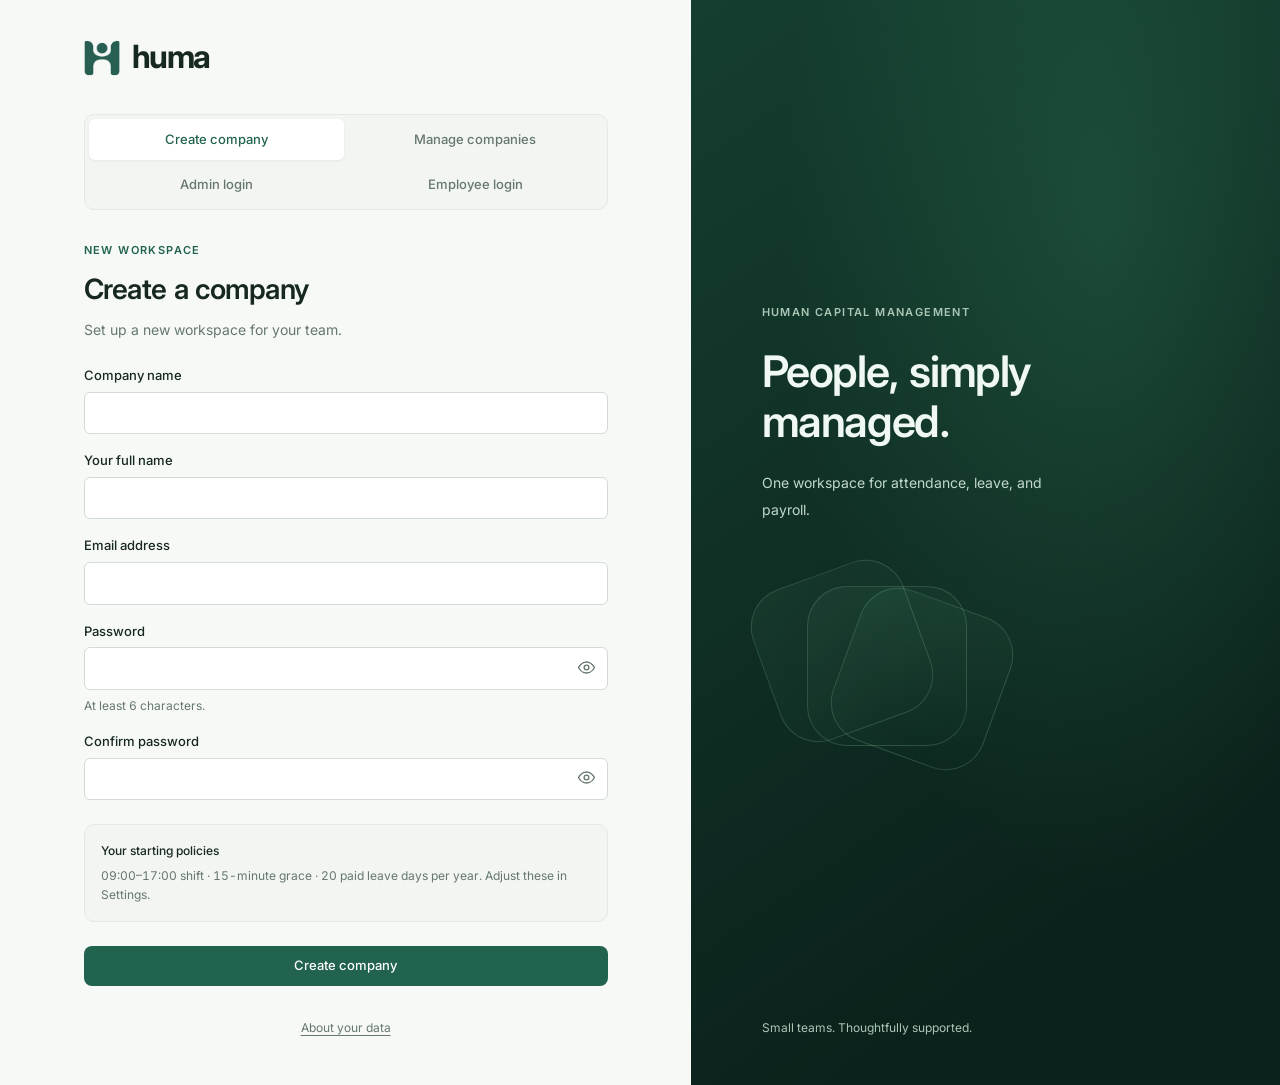
<file: index.html>
<!doctype html>
<html lang="en" data-page="index.html">
<head>
  <meta charset="utf-8">
  <meta name="viewport" content="width=device-width, initial-scale=1">
  <meta name="description" content="Huma — People, simply managed. Your workspace for attendance, leave, and payroll.">
  <meta name="theme-color" content="#275D4E">
  <title>Welcome · Huma</title>
  <link rel="icon" href="assets/huma-logo.svg" type="image/svg+xml">
  <link rel="stylesheet" href="css/style.css">
  <link rel="stylesheet" href="css/responsive.css">
  <script src="js/utils.js"></script>
  <script src="js/storage.js"></script>
  <script src="js/auth.js"></script>
  <script src="js/employees.js" defer></script>
  <script src="js/settings.js" defer></script>
  <script src="js/leaves.js" defer></script>
  <script src="js/attendance.js" defer></script>
  <script src="js/payroll.js" defer></script>
  <script src="js/admin.js" defer></script>
  <script src="js/helper.js" defer></script>
  <script src="js/select-control.js" defer></script>
  <script src="js/app.js" defer></script>
</head>
<body class="auth-page">
  <a class="skip-link" href="#auth-content">Skip to main content</a>
  <div class="auth-layout">
    <aside class="auth-story" aria-label="About huma">
      <div class="auth-story-content">
        <p class="eyebrow">HUMAN CAPITAL MANAGEMENT</p>
        <h2>People, simply<br>managed.</h2>
        <p>One workspace for attendance, leave, and payroll.</p>
        <div class="auth-orbit" aria-hidden="true"><span></span><span></span><span></span></div>
      </div>
      <p class="auth-story-footer">Small teams. Thoughtfully supported.</p>
    </aside>
    <main class="auth-main" id="auth-content" tabindex="-1"><div data-brand></div></main>
  </div>
  <div class="toast-region" id="toasts" aria-label="Notifications"></div>
  <noscript><p class="notice">Enable JavaScript to create your workspace or sign in.</p></noscript>
</body>
</html>
</file>
<file: css/style.css>
@import url('https://fonts.googleapis.com/css2?family=Inter:wght@400;500;600;700&display=swap');

/* huma / Slate & Sage — shared design tokens */
:root {
  color-scheme: light;
  --primary: #21634f;
  --primary-hover: #204b3f;
  --primary-soft: #eaf3ee;
  --background: #f7f9f7;
  --surface: #ffffff;
  --muted-surface: #f2f5f2;
  --text: #172821;
  --secondary: #66786e;
  --muted: #87938c;
  --border: #e2eae5;
  --sidebar-base: #0b211b;
  --sidebar-text: #f3f8f5;
  --sidebar-muted: #abc3b7;
  --sidebar-line: rgb(255 255 255 / 10%);
  --motion: 180ms;
  --border-strong: #d2dbd4;
  --success: #237a57;
  --warning: #a66a19;
  --error: #c44848;
  --info: #4977a8;
  --error-text: #aa3939;
  --info-text: #3d658e;
  --success-soft: #eaf3ee;
  --warning-soft: #fbf3e8;
  --error-soft: #fbefef;
  --info-soft: #eef3f8;
  --text-page: 32px;
  --text-section: 20px;
  --text-body: 14px;
  --text-label: 13px;
  --text-meta: 12px;
  --text-metric: 36px;
  --space-1: 4px;
  --space-2: 8px;
  --space-3: 12px;
  --space-4: 16px;
  --space-5: 24px;
  --space-6: 32px;
  --space-7: 48px;
  --space-8: 64px;
  --radius-sm: 6px;
  --radius: 10px;
  --radius-lg: 12px;
  --radius-xl: 16px;
  --sidebar-width: 232px;
  --font: 'Inter', -apple-system, BlinkMacSystemFont, 'Segoe UI', sans-serif;
  --shadow-dialog: 0 24px 80px rgb(25 37 34 / 14%);
}
* { box-sizing: border-box; }
[hidden] { display: none !important; }
[data-auth="pending"] body { visibility: hidden; }
html { background: var(--background); }
body { margin: 0; color: var(--text); font: 400 var(--text-body)/1.6 var(--font); font-variant-numeric: tabular-nums; -webkit-font-smoothing: antialiased; }
h1, h2, h3, p { margin: 0; }
h1 { font-size: clamp(28px, 2.5vw, var(--text-page)); font-weight: 600; line-height: 1.25; letter-spacing: -1px; }
h2 { font-size: var(--text-section); line-height: 1.4; letter-spacing: -.5px; font-weight: 600; }
h3 { font-size: 14px; line-height: 1.5; font-weight: 600; }
h1, h2, h3 { overflow-wrap: anywhere; }
a { color: var(--primary); text-decoration: none; }
a:hover { text-decoration: underline; }
button, input, select, textarea { font: inherit; }
button { cursor: pointer; }
button:disabled { opacity: .5; cursor: not-allowed; }
svg { width: 19px; height: 19px; display: block; flex-shrink: 0; }
button, a, input, select, textarea { -webkit-tap-highlight-color: transparent; }
:focus-visible { outline: 2px solid var(--primary); outline-offset: 3px; }
input:focus-visible, select:focus-visible, textarea:focus-visible { outline: 3px solid var(--primary-soft); outline-offset: 0; border-color: var(--primary); }
.muted, .page-description { color: var(--secondary); }
.small { font-size: var(--text-meta); }
.loading-state { display: grid; gap: 16px; color: var(--secondary); font-size: 12px; }
.skeleton { display: block; background: var(--border); border-radius: var(--radius-sm); }
.skeleton-heading { width: 240px; max-width: 80%; height: 28px; }
.capitalize { text-transform: capitalize; }
.align-right { text-align: right; }
.sr-only { position: absolute; width: 1px; height: 1px; padding: 0; margin: -1px; overflow: hidden; clip: rect(0,0,0,0); white-space: nowrap; border: 0; }
.skip-link { position: fixed; top: -100px; left: 16px; z-index: 200; padding: 12px 16px; background: white; border: 1px solid var(--border); border-radius: var(--radius); }
.skip-link:focus { top: 8px; }
.brand { display: inline-flex; align-items: center; gap: 12px; color: var(--text); font-size: 32px; font-weight: 700; line-height: 1; letter-spacing: -1.5px; }
.brand:hover { text-decoration: none; }
.brand-mark { display: block; width: 36px; height: 36px; object-fit: contain; flex: 0 0 auto; }
.brand-wordmark { display: block; padding-bottom: 2px; }
.sidebar { position: fixed; inset: 0 auto 0 0; width: var(--sidebar-width); z-index: 40; height: 100dvh; padding: 24px 16px 16px; display: flex; flex-direction: column; background: var(--surface); border-right: 1px solid var(--border); }
.sidebar-brand { display: flex; align-items: center; justify-content: space-between; padding: 0 8px; margin-bottom: 24px; }
.nav-label { color: var(--secondary); font-size: 11px; letter-spacing: 1.4px; font-weight: 500; padding: 0 12px; margin-bottom: 12px; }
.nav-list { display: grid; gap: 4px; padding: 0; margin: 0; list-style: none; }
.nav-link { min-height: 44px; display: flex; align-items: center; gap: 12px; padding: 10px 12px; color: var(--secondary); border-radius: var(--radius-sm); font-weight: 500; font-size: var(--text-label); transition: background 120ms, color 120ms; }
.nav-link:hover { text-decoration: none; background: var(--muted-surface); color: var(--text); }
.nav-link[aria-current="page"] { color: var(--primary); background: var(--primary-soft); }
.sidebar-bottom { margin-top: auto; padding-top: 16px; }
.sidebar { overflow-y: auto; }
.company-access { border-top: 1px solid var(--border); margin-top: 16px; padding-top: 16px; }
.company-access .nav-link { min-height: 40px; padding-block: 8px; }
.company-access .nav-label { margin-bottom: 8px; }
.company-list { display: grid; gap: 16px; }
.company-tile { padding: 24px; background: var(--surface); border: 1px solid var(--border); border-radius: var(--radius-lg); min-width: 0; }
.company-tile-heading { display: grid; grid-template-columns: 32px minmax(0, 1fr); align-items: center; gap: 8px 12px; margin-bottom: 12px; }
.company-tile-heading > .badge { grid-column: 2; justify-self: start; }
.company-tile-heading .empty-icon { width: 32px; height: 32px; margin: 0; }
.company-tile h2 { font-size: 18px; min-width: 0; overflow-wrap: anywhere; flex: 1; }
.company-actions { display: flex; flex-wrap: wrap; align-items: center; gap: 12px; margin-top: 16px; }
.company-directory-footer { margin-top: 20px; }
.sidebar-tagline { color: var(--secondary); padding: 16px 8px; font-size: 11px; }
.profile-control { position: relative; border-top: 1px solid var(--border); padding-top: 12px; }
.profile-trigger { display: flex; align-items: center; gap: 8px; width: 100%; padding: 8px 4px; border: 0; border-radius: 8px; background: transparent; text-align: left; color: var(--text); }
.profile-trigger:hover, .profile-open .profile-trigger { background: var(--muted-surface); }
.profile-trigger .person { min-width: 0; flex: 1; gap: 8px; }
.profile-trigger .person-details { min-width: 0; }
.profile-trigger .person-details strong, .profile-trigger .person-details span { display: block; white-space: nowrap; overflow: hidden; text-overflow: ellipsis; }
.profile-trigger .person-details strong { font-size: 13px; }
.profile-trigger .person-details span { font-size: 12px; }
.profile-trigger .avatar { width: 32px; height: 32px; font-size: 11px; }
.profile-trigger > svg { width: 16px; height: 16px; color: var(--secondary); }
.profile-menu { position: absolute; inset: auto 0 calc(100% + 8px); z-index: 60; padding: 6px; background: var(--surface); border: 1px solid var(--border); border-radius: 12px; box-shadow: 0 8px 24px rgb(25 37 34 / 10%); opacity: 0; visibility: hidden; pointer-events: none; transform: translateY(6px); transition: opacity 180ms, transform 180ms, visibility 180ms; }
.profile-menu::after { content: ''; position: absolute; left: 0; right: 0; bottom: -12px; height: 12px; }
.profile-open .profile-menu { opacity: 1; visibility: visible; pointer-events: auto; transform: translateY(0); }
.profile-option { width: 100%; min-height: 40px; display: flex; align-items: center; gap: 12px; padding: 10px; border: 0; border-radius: 7px; background: transparent; color: var(--text); text-align: left; font-size: 13px; }
.profile-option:hover, .profile-option:focus-visible { background: var(--primary-soft); color: var(--primary); }
.profile-option svg { width: 17px; height: 17px; color: var(--secondary); }
.profile-logout { color: var(--error-text); }
.profile-divider { height: 1px; margin: 6px 4px; background: var(--border); }
.sidebar { background: radial-gradient(ellipse at 50% 0%, rgb(57 183 122 / 12%), transparent 48%), linear-gradient(175deg, #12382d 0%, var(--sidebar-base) 70%, #081a15 100%); color: var(--sidebar-text); border-right-color: var(--sidebar-line); }
.sidebar .brand { color: var(--sidebar-text); }
.sidebar .brand-mark { filter: brightness(0) invert(1); opacity: .96; }
.sidebar .nav-label { color: var(--sidebar-muted); font-size: 10px; letter-spacing: 1.5px; }
.sidebar .nav-link { color: var(--sidebar-muted); border-radius: 8px; transition: background var(--motion), color var(--motion); }
.sidebar .nav-link:hover { background: rgb(255 255 255 / 6%); color: var(--sidebar-text); }
.sidebar .nav-link[aria-current="page"] { background: rgb(110 210 155 / 13%); color: #e1ffed; box-shadow: inset 2px 0 #74c999; }
.sidebar .company-access, .sidebar .profile-control { border-color: var(--sidebar-line); }
.sidebar .profile-trigger { color: var(--sidebar-text); }
.sidebar .profile-trigger .person-details strong { color: var(--sidebar-text); }
.sidebar .profile-trigger .person-details span, .sidebar .profile-trigger > svg { color: var(--sidebar-muted); }
.sidebar .profile-trigger .avatar { background: #244c3e; border-color: #416352; color: #e4f5eb; }
.sidebar .profile-trigger:hover, .sidebar .profile-open .profile-trigger { background: rgb(255 255 255 / 6%); }
.sidebar .sidebar-close { color: var(--sidebar-text); }
.password-input { position: relative; }
.select-control { position: relative; min-width: 0; }
.select-native { position: absolute !important; width: 1px !important; height: 1px !important; min-height: 0 !important; padding: 0 !important; margin: -1px; overflow: hidden; clip: rect(0, 0, 0, 0); clip-path: inset(50%); white-space: nowrap; }
.select-trigger { width: 100%; min-height: 42px; display: flex; align-items: center; justify-content: space-between; gap: 12px; padding: 10px 12px; border: 1px solid var(--border-strong); border-radius: 8px; color: var(--text); background: var(--surface); font: inherit; font-size: 14px; text-align: left; cursor: pointer; transition: border-color 160ms, box-shadow 160ms, background 160ms; }
.select-trigger:hover { border-color: #9aafa1; background: #fcfdfc; }
.select-trigger[aria-expanded="true"], .select-trigger:focus-visible { border-color: var(--primary); box-shadow: 0 0 0 3px rgb(33 99 79 / 9%); }
.select-trigger[aria-invalid="true"] { border-color: var(--error); }
.select-trigger.is-placeholder { color: var(--secondary); }
.select-trigger > svg { width: 15px; height: 15px; color: var(--secondary); }
.select-trigger:disabled { background: var(--muted-surface); cursor: not-allowed; opacity: .6; }
.select-value { min-width: 0; overflow: hidden; text-overflow: ellipsis; white-space: nowrap; }
.select-popup { position: fixed; inset: auto; margin: 0; padding: 6px; overflow-y: auto; overscroll-behavior: contain; background: var(--surface); border: 1px solid var(--border); border-radius: 10px; box-shadow: 0 8px 28px rgb(23 40 33 / 13%); z-index: 200; color: var(--text); font: 400 14px/1.5 var(--font); }
.select-popup::backdrop { background: transparent; }
.select-option { display: flex; align-items: center; justify-content: space-between; gap: 12px; min-height: 40px; padding: 9px 12px; border-radius: 6px; cursor: pointer; }
.select-option > span { min-width: 0; overflow-wrap: anywhere; }
.select-option > svg { width: 16px; height: 16px; color: var(--primary); }
.select-option[aria-selected="true"] { background: var(--primary-soft); color: var(--primary); font-weight: 500; }
.select-option.is-active { background: #f0f5f1; box-shadow: inset 0 0 0 1px #d9e8df; }
.select-error { font-size: 12px; color: var(--error); }
.department-add-button { align-self: start; padding: 4px 0; min-height: 30px; border: 0; background: transparent; color: var(--primary); font-size: 12px; margin-top: 4px; }
.department-editor { margin-top: 8px; padding: 16px; border: 1px solid var(--border); background: var(--muted-surface); border-radius: 10px; }
.department-editor .field { margin-bottom: 12px; }
.department-error { color: var(--error-text); font-size: 12px; margin-bottom: 12px; }
.department-editor-actions { display: flex; gap: 8px; }
.department-editor-actions .button { padding: 7px 12px; min-height: 36px; font-size: 12px; }
.password-input input { padding-right: 48px; }
.password-toggle { position: absolute; top: 2px; right: 2px; width: 38px; height: 36px; }
.mobile-bottom-nav { display: none; }
.mobile-sheet-options { display: grid; gap: 8px; }
.mobile-sheet-options > a, .mobile-sheet-options > button { width: 100%; justify-content: start; min-height: 48px; padding: 12px; border: 0; border-radius: 8px; font-size: 14px; }
.mobile-sheet-options > a:hover { background: var(--primary-soft); }
.mobile-sheet-options .person { padding: 8px 12px 16px; }
.mobile-more-sheet { position: fixed; inset: auto 0 0; margin: 0 auto; width: min(520px, 100%); max-height: 85dvh; border-radius: 16px 16px 0 0; padding-bottom: max(24px, env(safe-area-inset-bottom)); }
.mobile-sheet-open { overflow: hidden; }
.workspace { margin-left: var(--sidebar-width); min-height: 100dvh; display: flex; flex-direction: column; min-width: 0; }
.topbar { height: 64px; min-height: 64px; padding: 0 32px; border-bottom: 1px solid var(--border); background: var(--surface); display: flex; justify-content: space-between; gap: 16px; align-items: center; }
.topbar-context, .topbar-right { display: flex; align-items: center; gap: 12px; min-width: 0; }
.topbar-context { color: var(--secondary); font-size: var(--text-label); }
.topbar-context > svg { width: 16px; height: 16px; }
.company-name { max-width: 220px; overflow: hidden; white-space: nowrap; text-overflow: ellipsis; }
.breadcrumb-separator { color: var(--border-strong); }
.breadcrumb-current { color: var(--text); white-space: nowrap; }
.topbar-date { color: var(--secondary); font-size: 12px; white-space: nowrap; }
.main-content { width: 100%; max-width: 1440px; padding: 32px; margin: 0 auto; display: flex; flex-direction: column; gap: 24px; flex: 1; min-width: 0; }
.page-header { display: flex; align-items: center; justify-content: space-between; gap: 24px; padding: 8px 0 4px; }
.page-header > div { min-width: 0; }
.page-description { margin-top: 8px; font-size: var(--text-body); max-width: 640px; }
.page-footer { display: flex; justify-content: space-between; gap: 16px; padding: 16px 32px 24px; color: var(--secondary); font-size: 11px; }
.button { display: inline-flex; justify-content: center; align-items: center; gap: 8px; min-height: 40px; padding: 8px 16px; border: 1px solid transparent; border-radius: 8px; font-size: var(--text-label); font-weight: 500; line-height: 1.5; flex-shrink: 0; transition: background 120ms, border-color 120ms, color 120ms; }
.button:hover { text-decoration: none; }
.button svg { width: 16px; height: 16px; }
.button-primary { color: white; background: var(--primary); }
.button-primary:hover { background: var(--primary-hover); }
.button-secondary { color: var(--text); background: var(--surface); border-color: var(--border-strong); }
.button-secondary:hover { background: var(--muted-surface); }
.button-danger { color: white; background: var(--error); }
.button-danger:hover { background: #8d2b2b; }
.button-danger-quiet { color: var(--error-text); background: transparent; }
.button-danger-quiet:hover { background: var(--error-soft); }
.icon-button { border: 0; border-radius: var(--radius-sm); min-width: 36px; height: 36px; display: inline-grid; place-items: center; color: var(--secondary); background: transparent; flex-shrink: 0; }
.icon-button:hover { color: var(--text); background: var(--muted-surface); }
.menu-toggle, .sidebar-close { display: none; }
.text-link { display: inline-flex; gap: 8px; align-items: center; font-size: var(--text-label); font-weight: 500; white-space: nowrap; }
.text-link svg { width: 15px; height: 15px; }
.card { background: var(--surface); border: 1px solid var(--border); border-radius: var(--radius-lg); min-width: 0; overflow: hidden; }
.card-header { display: flex; align-items: center; justify-content: space-between; padding: 24px; gap: 16px; border-bottom: 1px solid var(--border); }
.card-header p { font-size: var(--text-meta); margin-top: 4px; }
.card-body { padding: 24px; }
.content-grid { display: grid; grid-template-columns: minmax(0, 1fr) minmax(0, 1.3fr); gap: 24px; align-items: start; }
.metrics-grid { display: grid; grid-template-columns: repeat(5, minmax(0, 1fr)); gap: 16px; }
.metrics-three { grid-template-columns: repeat(3, minmax(0, 1fr)); }
.metric { border: 1px solid var(--border); background: var(--surface); border-radius: var(--radius-lg); padding: 24px; min-width: 0; }
.metric-top { display: flex; align-items: center; justify-content: space-between; gap: 8px; color: var(--secondary); font-size: var(--text-meta); font-weight: 500; }
.metric-top svg { color: var(--primary); width: 18px; height: 18px; }
.metric-value { font-size: clamp(30px, 2.5vw, var(--text-metric)); font-weight: 600; line-height: 1.2; letter-spacing: -1px; margin-top: 16px; overflow-wrap: anywhere; }
.metric p { color: var(--secondary); font-size: var(--text-meta); line-height: 1.5; margin-top: 8px; }
.metrics-three .metric-value { font-size: clamp(28px, 2.5vw, var(--text-metric)); }
.badge { display: inline-flex; padding: 4px 10px; gap: 6px; align-items: center; line-height: 1.4; border: 1px solid transparent; border-radius: 999px; background: var(--muted-surface); color: var(--secondary); font-size: var(--text-meta); font-weight: 500; white-space: nowrap; }
.badge-present::before, .badge-approved::before, .badge-active::before, .badge-leave::before, .badge-pending::before, .badge-late::before, .badge-half-day::before, .badge-absent::before, .badge-rejected::before, .badge-holiday::before, .badge-working::before { content: ''; width: 6px; height: 6px; flex: 0 0 6px; border-radius: 50%; background: currentColor; }
.badge-present, .badge-approved, .badge-active, .badge-leave { color: var(--primary); background: var(--primary-soft); }
.badge-pending, .badge-late, .badge-half-day { color: #8a5715; background: var(--warning-soft); }
.badge-absent, .badge-rejected { color: var(--error-text); background: var(--error-soft); }
.badge-scheduled { color: var(--info-text); background: var(--info-soft); }
.table-scroll { max-width: 100%; overflow-x: auto; overscroll-behavior-x: contain; }
table { border-collapse: collapse; text-align: left; width: 100%; font-size: var(--text-body); }
th { background: var(--muted-surface); font-size: var(--text-meta); color: var(--secondary); font-weight: 500; letter-spacing: .1px; padding: 12px 24px; }
th, td { white-space: nowrap; border-bottom: 1px solid var(--border); vertical-align: middle; }
td { padding: 8px 24px; }
tbody tr { height: 52px; }
tbody tr:last-child td { border-bottom: 0; }
tbody tr:hover { background: var(--background); }
td .button { min-height: 32px; padding: 5px 10px; font-size: var(--text-meta); }
.person { display: flex; align-items: center; gap: 12px; }
.avatar { width: 34px; height: 34px; background: var(--primary-soft); border: 1px solid var(--border); border-radius: 50%; display: grid; place-items: center; color: var(--primary); font-size: var(--text-meta); font-weight: 500; flex-shrink: 0; }
.person-details { display: flex; flex-direction: column; max-width: 240px; }
.person strong { font-size: var(--text-body); font-weight: 500; line-height: 1.4; }
.person span:not(.avatar) { font-size: var(--text-meta); color: var(--secondary); line-height: 1.4; }
.reason-cell { max-width: 260px; min-width: 160px; white-space: normal; overflow-wrap: anywhere; display: grid; gap: 4px; }
.row-actions { display: flex; align-items: center; gap: 8px; }
.toolbar { display: flex; align-items: end; gap: 16px; padding: 20px 24px; border-bottom: 1px solid var(--border); flex-wrap: wrap; }
.toolbar .field { margin: 0; min-width: 160px; }
.toolbar .muted { align-self: center; }
.directory-toolbar .field:first-child { flex: 1; max-width: 360px; }
.directory-toolbar .small { margin-left: auto; }
.field { display: flex; flex-direction: column; gap: 6px; min-width: 0; margin-bottom: 20px; }
.field label { font-size: var(--text-label); font-weight: 500; }
input, select, textarea { min-height: 40px; width: 100%; max-width: 100%; border: 1px solid var(--border-strong); border-radius: var(--radius-sm); background: var(--surface); padding: 9px 12px; color: var(--text); font-size: var(--text-body); transition: border-color 120ms, box-shadow 120ms; }
input::placeholder, textarea::placeholder { color: var(--secondary); opacity: 1; }
input:disabled, select:disabled, textarea:disabled { background: var(--muted-surface); }
textarea { resize: vertical; min-height: 88px; }
.field-hint { font-size: var(--text-meta); color: var(--secondary); line-height: 1.6; }
.form-grid { display: grid; grid-template-columns: repeat(2, minmax(0, 1fr)); gap: 0 20px; }
.form-actions { display: flex; align-items: center; justify-content: end; gap: 12px; padding-top: 24px; margin-top: 8px; border-top: 1px solid var(--border); }
.form-error { padding: 12px; border-radius: var(--radius-sm); color: #9a3030; background: var(--error-soft); font-size: var(--text-label); margin: 12px 0; }
.notice { border: 1px solid var(--border); border-radius: var(--radius); background: var(--muted-surface); padding: 16px; font-size: 12px; color: var(--secondary); }
.notice strong { font-weight: 500; color: var(--text); }
.notice p { margin-top: 6px; }
.notice-danger { border-color: #ebc6c6; color: #9a3030; background: #fdf6f6; }
.empty-state { padding: 48px 24px; display: flex; flex-direction: column; align-items: center; text-align: center; }
.empty-icon { display: grid; place-items: center; width: 44px; height: 44px; border: 1px solid var(--border); border-radius: 12px; color: var(--secondary); background: var(--background); margin-bottom: 16px; }
.empty-state h3 { font-size: 16px; margin-bottom: 8px; }
.empty-state p { font-size: var(--text-label); color: var(--secondary); max-width: 360px; }
.empty-state .button { margin-top: 20px; }
.attendance-action { display: flex; justify-content: space-between; align-items: center; gap: 24px; padding: 24px; background: var(--surface); border: 1px solid var(--border); border-left: 3px solid var(--primary); border-radius: var(--radius-lg); }
.attendance-action h2 { font-size: 21px; margin: 8px 0; }
.attendance-action p { font-size: var(--text-label); }
.eyebrow { color: var(--primary); font-size: 11px; font-weight: 600; letter-spacing: 1.4px; }
.activity-strip { display: flex; justify-content: space-between; align-items: center; gap: 32px; padding: 8px 0; }
.activity-strip strong { font-size: 13px; font-weight: 500; }
.activity-strip p { font-size: 12px; margin-top: 4px; }
progress { width: 30%; height: 8px; accent-color: var(--primary); border: 0; border-radius: 8px; overflow: hidden; }
progress::-webkit-progress-bar { background: var(--border); }
progress::-webkit-progress-value { background: var(--primary); }
.badge-holiday { color: var(--info-text); background: var(--info-soft); }
.badge-working { color: var(--primary); background: var(--primary-soft); }
.settings-workspace { max-width: 1160px; }
.settings-workspace .page-header { align-items: start; padding: 0; }
.settings-workspace .page-header h1 { font-size: 28px; letter-spacing: -.7px; }
.settings-workspace .page-header .text-link { margin-top: 8px; white-space: nowrap; }
.settings-layout { display: grid; grid-template-columns: 192px minmax(0, 1fr); gap: 32px; align-items: start; }
.settings-navigation { min-width: 0; position: sticky; top: 24px; }
.settings-company-context { display: grid; gap: 8px; padding: 8px 12px 24px; }
.settings-company-context > span { font-size: 10px; letter-spacing: 1px; color: var(--secondary); }
.settings-company-context strong { font-size: 14px; font-weight: 600; overflow-wrap: anywhere; }
.settings-tabs { display: flex; flex-direction: column; gap: 4px; }
.settings-tabs [role="tab"] { width: 100%; display: flex; align-items: center; justify-content: space-between; gap: 8px; min-height: 44px; border: 0; border-radius: 8px; padding: 12px; text-align: left; background: transparent; color: var(--secondary); font-size: 13px; font-weight: 500; cursor: pointer; transition: background 160ms, color 160ms; }
.settings-tabs [role="tab"]:hover { background: var(--muted-surface); color: var(--text); }
.settings-tabs [role="tab"][aria-selected="true"] { background: var(--primary-soft); color: var(--primary); }
.settings-dirty-dot { width: 6px; height: 6px; flex-shrink: 0; border-radius: 50%; background: var(--warning); }
.settings-content { min-width: 0; container-type: inline-size; }
.settings-panel[hidden] { display: none; }
.settings-panel-heading { display: flex; align-items: start; justify-content: space-between; gap: 16px; padding: 24px; border-bottom: 1px solid var(--border); }
.settings-panel-heading h2 { font-size: 20px; }
.settings-panel-heading p { font-size: 13px; margin-top: 8px; }
.settings-panel-heading .button { flex-shrink: 0; }
.settings-panel-body { padding: 24px; }
.settings-compact-form { max-width: 520px; }
.settings-compact-form .field { margin: 0; }
.settings-save-row { display: flex; gap: 16px; align-items: center; flex-wrap: wrap; margin-top: 24px; }
.settings-save-status { color: var(--secondary); font-size: 12px; }
.settings-save-status.is-dirty { color: var(--warning); }
.settings-field-error { color: var(--error); font-size: 12px; }
.settings-policy-group { padding: 0 0 24px; margin: 0 0 24px; border: 0; border-bottom: 1px solid var(--border); min-width: 0; }
.settings-policy-group:last-of-type { padding-bottom: 0; margin-bottom: 0; border-bottom: 0; }
.settings-policy-group legend { font-size: 14px; font-weight: 600; padding: 0; margin-bottom: 16px; }
.settings-policy-fields { display: grid; grid-template-columns: repeat(2, minmax(0, 1fr)); gap: 16px; margin-bottom: 12px; }
.settings-policy-group > .field { max-width: 250px; margin-bottom: 12px; }
.settings-policy-preview { display: flex; align-items: center; gap: 12px; padding: 12px 16px; margin: 16px 0 12px; background: var(--muted-surface); color: var(--secondary); font-size: 13px; border-radius: 8px; }
.settings-policy-preview strong { color: var(--primary); font-size: 15px; font-weight: 600; }
.settings-calendar-body { padding: 24px; }
.settings-calendar-toolbar { display: flex; align-items: center; justify-content: space-between; gap: 16px; margin-bottom: 24px; }
.settings-calendar-toolbar h3 { font-size: 17px; }
.settings-calendar-weekdays, .settings-calendar-week { display: grid; grid-template-columns: repeat(7, minmax(0, 1fr)); gap: 4px; }
.settings-calendar-weekdays { color: var(--secondary); font-size: 11px; text-align: center; margin-bottom: 12px; }
.settings-calendar-grid { display: grid; gap: 4px; }
.settings-calendar-week > div { min-width: 0; }
.settings-calendar-date { width: 100%; min-height: 66px; height: 100%; display: flex; flex-direction: column; align-items: start; gap: 8px; padding: 8px; border: 1px solid transparent; border-radius: 8px; cursor: pointer; color: var(--text); background: var(--calendar-soft); transition: border-color 160ms, background 160ms; }
.calendar-kind-regular { --calendar-soft: #fff; --calendar-color: #a3ada7; }
.calendar-kind-weekend { --calendar-soft: #f5f6f4; --calendar-color: #9ba49e; }
.calendar-kind-holiday { --calendar-soft: #fbf3e8; --calendar-color: #a66a19; }
.calendar-kind-working { --calendar-soft: #eaf3ee; --calendar-color: #275d4e; }
.settings-calendar-date:hover { border-color: var(--border-strong); }
.settings-calendar-date.is-selected { border-color: var(--primary); box-shadow: inset 0 0 0 1px var(--primary); }
.settings-calendar-number { font-size: 13px; font-weight: 500; width: 24px; height: 24px; display: grid; place-items: center; }
.settings-calendar-date.is-today .settings-calendar-number { border: 1px solid var(--primary); color: var(--primary); border-radius: 50%; }
.settings-calendar-indicator { display: flex; align-items: center; gap: 4px; font-size: 9px; color: var(--secondary); white-space: nowrap; }
.settings-calendar-indicator i, .settings-calendar-legend i { width: 5px; height: 5px; border-radius: 50%; background: var(--calendar-color); flex-shrink: 0; }
.settings-calendar-legend { display: flex; gap: 12px; flex-wrap: wrap; margin-top: 20px; font-size: 11px; color: var(--secondary); }
.settings-calendar-legend > span { display: inline-flex; align-items: center; gap: 6px; }
.settings-date-detail { padding: 20px; margin-top: 24px; border: 1px solid var(--border); border-radius: 10px; }
.settings-date-heading { display: flex; align-items: start; justify-content: space-between; gap: 12px; }
.settings-date-heading > div { min-width: 0; }
.settings-date-heading h3 { font-size: 14px; }
.settings-date-heading p { font-size: 13px; margin-top: 8px; overflow-wrap: anywhere; }
.settings-date-actions { display: flex; gap: 8px; flex-wrap: wrap; margin-top: 16px; }
.settings-date-actions .button { font-size: 12px; padding: 8px 12px; }
.settings-calendar-impact { margin-top: 16px; }
.settings-holiday-badge { background: var(--warning-soft); color: #8a5715; }
.settings-upcoming { padding: 24px; border-top: 1px solid var(--border); }
.settings-upcoming-heading { display: flex; align-items: center; justify-content: space-between; gap: 16px; }
.settings-upcoming-heading h3 { font-size: 15px; }
.settings-exception-list { list-style: none; padding: 0; margin: 16px 0 0; }
.settings-exception-list li { display: flex; align-items: center; gap: 16px; padding: 16px 0; border-top: 1px solid var(--border); }
.settings-exception-list time { min-width: 48px; max-width: 70px; font-size: 12px; color: var(--secondary); }
.settings-exception-info { display: grid; gap: 8px; justify-items: start; min-width: 0; flex: 1; }
.settings-exception-info strong { font-size: 13px; font-weight: 500; overflow-wrap: anywhere; }
.settings-exception-info .badge { font-size: 10px; }
.settings-exception-list .button { padding: 6px 10px; font-size: 12px; }
.settings-upcoming-empty { margin-top: 16px; }
@container (max-width: 620px) {
  .settings-calendar-indicator > span { display: none; }
  .settings-calendar-date { align-items: center; padding-left: 4px; padding-right: 4px; }
}
.dialog { width: min(600px, calc(100% - 32px)); max-height: calc(100dvh - 32px); overflow-y: auto; padding: 24px; border: 1px solid var(--border); border-radius: var(--radius-lg); background: var(--surface); color: var(--text); box-shadow: var(--shadow-dialog); }
.dialog::backdrop { background: rgb(25 37 34 / 35%); }
.dialog-header { display: flex; align-items: start; justify-content: space-between; gap: 16px; margin-bottom: 24px; }
.dialog-header p { font-size: var(--text-label); margin-top: 8px; }
.dialog-header .icon-button { margin: -8px -8px 0 0; }
.request-summary { padding: 16px; background: var(--muted-surface); border-radius: var(--radius); margin-bottom: 24px; overflow-wrap: anywhere; }
.request-summary p { margin-top: 8px; font-size: 12px; }
.toast-region { position: fixed; z-index: 120; top: 16px; right: 16px; display: grid; gap: 8px; max-width: min(430px, calc(100vw - 32px)); }
.toast { display: flex; align-items: center; gap: 12px; padding: 12px 12px 12px 16px; background: var(--surface); color: var(--text); border: 1px solid var(--border-strong); border-radius: var(--radius); box-shadow: 0 4px 24px rgb(25 37 34 / 8%); font-size: 12px; }
.toast > svg { color: var(--success); }
.toast-error > svg { color: var(--error); }
.toast > span { overflow-wrap: anywhere; }
.sidebar-backdrop { position: fixed; inset: 0; z-index: 30; background: rgb(25 37 34 / 35%); }
.payroll-changed-note { color: var(--warning); }
.payroll-workspace { gap: 24px; }
.payroll-workspace .page-header { align-items: end; padding: 0; }
.payroll-workspace .page-header h1 { font-size: 28px; letter-spacing: -.7px; }
.payroll-header-actions { display: flex; align-items: end; gap: 12px; flex-shrink: 0; }
.payroll-header-actions .field { width: 180px; }
.payroll-workspace .field, .payroll-drawer .field { margin-bottom: 0; }
.payroll-summary { display: grid; grid-template-columns: repeat(4, minmax(0, 1fr)); background: var(--surface); border: 1px solid var(--border); border-radius: 12px; padding: 20px 0; }
.payroll-summary-item { display: grid; gap: 8px; padding: 0 24px; min-width: 0; border-right: 1px solid var(--border); }
.payroll-summary-item:last-child { border-right: 0; }
.payroll-summary-item > span { font-size: 12px; color: var(--secondary); }
.payroll-summary-item strong { font-size: 24px; line-height: 1.3; font-weight: 600; font-variant-numeric: tabular-nums; overflow-wrap: anywhere; letter-spacing: -.5px; }
.payroll-summary-item:nth-child(2) strong { color: var(--primary); }
.payroll-calculation-note { display: flex; align-items: center; flex-wrap: wrap; gap: 8px; color: var(--secondary); font-size: 12px; margin-top: -8px; }
.payroll-calculation-note:empty { display: none; }
.badge.payroll-calculation-badge { color: #49778a; background: #f1f6f8; border-color: #dfebef; }
.payroll-register { margin: 0; min-width: 0; }
.payroll-table-heading { display: flex; align-items: center; justify-content: space-between; gap: 16px; padding: 24px 24px 0; }
.payroll-table-heading h2 { font-size: 18px; }
.payroll-filters { display: grid; grid-template-columns: minmax(180px, 1fr) 200px; gap: 16px; padding: 20px 24px 24px; }
.payroll-search { position: relative; max-width: 400px; }
.payroll-search > svg { position: absolute; bottom: 12px; left: 12px; width: 18px; height: 18px; color: var(--muted); pointer-events: none; }
.payroll-search input { padding-left: 40px; }
.payroll-register table { min-width: 850px; }
.payroll-register th, .payroll-register td { padding: 16px 20px; }
.payroll-register td:first-child { min-width: 200px; }
.payroll-register td:first-child .person-details { max-width: 230px; }
.payroll-register th:nth-child(n+2):nth-child(-n+4), .payroll-register td:nth-child(n+2):nth-child(-n+4) { text-align: right; white-space: nowrap; font-variant-numeric: tabular-nums; }
.payroll-register tbody tr { cursor: pointer; transition: background 150ms; }
.payroll-register tbody tr:hover { background: var(--muted-surface); }
.payroll-register tbody tr.is-selected { background: var(--primary-soft); }
.payroll-register tbody tr.is-selected td:first-child { box-shadow: inset 3px 0 var(--primary); }
.payroll-view-button { padding: 7px 10px; min-height: 36px; font-size: 13px; white-space: nowrap; border-color: transparent; color: var(--primary); background: transparent; }
.payroll-view-button:hover { border-color: var(--border-strong); background: var(--surface); }
.payroll-print-root { display: none; }
.payroll-detail-open { overflow: hidden; }
.payroll-drawer { position: fixed; inset: 0 0 0 auto; margin: 0; width: min(720px, 50vw); min-width: min(520px, 100vw); max-width: 100vw; height: 100dvh; max-height: none; border: 0; border-left: 1px solid var(--border); border-radius: 12px 0 0 12px; padding: 0; color: var(--text); background: var(--surface); box-shadow: -8px 0 32px rgb(25 37 34 / 10%); overflow: hidden; }
.payroll-drawer[open] { display: flex; flex-direction: column; animation: payroll-drawer-enter 180ms ease-out; }
.payroll-drawer::backdrop { background: rgb(25 37 34 / 15%); }
.payroll-drawer-header { padding: 24px 28px 20px; border-bottom: 1px solid var(--border); background: var(--surface); flex-shrink: 0; position: relative; z-index: 2; }
.payroll-drawer-heading { display: flex; justify-content: space-between; align-items: start; gap: 16px; }
.payroll-drawer-heading > div { min-width: 0; }
.payroll-drawer-heading h2 { font-size: 20px; overflow-wrap: anywhere; }
.payroll-drawer-heading p { margin-top: 8px; overflow-wrap: anywhere; }
.payroll-drawer-heading .icon-button { flex-shrink: 0; margin: -4px -8px 0 0; }
.payroll-drawer-period { display: flex; align-items: end; justify-content: space-between; flex-wrap: wrap; gap: 16px; margin-top: 20px; }
.payroll-drawer-period .field { width: 172px; }
.payroll-detail-statuses { display: flex; align-items: center; gap: 8px; padding-bottom: 8px; }
.payroll-detail-tools { display: flex; align-items: center; gap: 8px; flex-wrap: wrap; margin-top: 16px; }
.payroll-detail-tools .button { font-size: 13px; min-height: 38px; padding: 8px 12px; }
.payroll-detail-body { flex: 1; min-height: 0; overflow-y: auto; overscroll-behavior: contain; padding: 0 28px 32px; }
.payroll-detail-section { padding: 24px 0; border-bottom: 1px solid var(--border); }
.payroll-detail-section h3 { margin-bottom: 12px; font-size: 15px; }
.payroll-detail-section .breakdown > div { padding: 9px 0; border: 0; font-size: 13px; }
.payroll-detail-section .breakdown dd { max-width: 60%; font-variant-numeric: tabular-nums; }
.payroll-final-section { padding: 24px; margin: 24px 0; background: var(--primary-soft); border-radius: 12px; }
.payroll-final-amount { display: block; color: var(--primary); font-size: 32px; line-height: 1.3; font-weight: 600; letter-spacing: -1px; margin: 8px 0 16px; overflow-wrap: anywhere; font-variant-numeric: tabular-nums; }
.payroll-final-section .button { margin-top: 20px; }
.payroll-payment-detail .breakdown { margin: 8px 0; }
.payroll-payment-detail .breakdown > div { font-size: 12px; }
.payroll-detail-body .payslip-notes { border: 0; padding: 0; font-size: 12px; }
.payroll-detail-body .payslip-notes strong { font-size: 13px; }
.payroll-more { position: relative; margin-left: auto; }
.payroll-more > summary { display: flex; align-items: center; gap: 8px; cursor: pointer; list-style: none; font-size: 13px; color: var(--secondary); padding: 10px 8px; border-radius: 6px; }
.payroll-more > summary::-webkit-details-marker { display: none; }
.payroll-more > summary svg { width: 14px; height: 14px; }
.payroll-more > summary:hover { background: var(--muted-surface); }
.payroll-more-options { position: absolute; right: 0; top: calc(100% + 4px); z-index: 3; min-width: 200px; background: var(--surface); border: 1px solid var(--border); border-radius: 10px; padding: 6px; box-shadow: 0 4px 16px rgb(25 37 34 / 8%); }
.payroll-more-options .button { display: block; width: 100%; border: 0; text-align: left; }
.payroll-confirm-amount { font-size: 28px; font-weight: 600; color: var(--primary); margin-bottom: 16px; }
.payroll-confirm-amount ~ .notice { margin-top: 16px; }
.payroll-personal-tools { display: flex; gap: 12px; flex-wrap: wrap; }
.employee-payslip-content { min-width: 0; }
@keyframes payroll-drawer-enter { from { opacity: .6; transform: translateX(16px); } to { opacity: 1; transform: translateX(0); } }
.payslip { max-width: 960px; margin: 0 auto; padding: 40px; border: 1px solid var(--border); border-radius: var(--radius-lg); background: var(--surface); }
.payslip-heading { display: flex; justify-content: space-between; gap: 24px; padding-bottom: 28px; border-bottom: 1px solid var(--border); }
.payslip-heading > div { min-width: 0; overflow-wrap: anywhere; }
.payslip-heading p:not(.eyebrow) { color: var(--secondary); font-size: 12px; }
.payslip-heading h2 { margin: 8px 0; }
.payslip-brand { margin-bottom: 12px; }
.payslip-brand .brand { font-size: 30px; }
.payslip-brand .brand-mark { width: 34px; height: 34px; }
.payslip-identity { display: grid; grid-template-columns: 1.2fr 1.5fr 1fr; gap: 24px; padding: 28px 0; border-bottom: 1px solid var(--border); overflow-wrap: anywhere; }
.payslip-identity h2 { font-size: 16px; margin-top: 8px; }
.payslip-identity p { font-size: 12px; margin-top: 8px; }
.payslip-columns { display: grid; grid-template-columns: minmax(0, 1fr) minmax(0, 1fr); gap: 40px; padding: 28px 0; }
.payslip-columns h3 { margin-bottom: 16px; }
.breakdown { padding: 0; margin: 0; }
.breakdown > div { display: flex; align-items: start; justify-content: space-between; gap: 16px; padding: 12px 0; border-bottom: 1px solid var(--border); font-size: 12px; }
.breakdown dt { color: var(--secondary); }
.breakdown dd { margin: 0; text-align: right; flex-shrink: 0; max-width: 55%; overflow-wrap: anywhere; }
.net-salary { display: flex; flex-wrap: wrap; align-items: center; justify-content: space-between; gap: 16px; padding: 16px; background: var(--primary-soft); color: var(--primary); margin-top: 16px; border-radius: var(--radius-sm); overflow-wrap: anywhere; }
.net-salary strong { font-size: 19px; font-weight: 600; }
.payslip-notes { border-top: 1px solid var(--border); padding-top: 20px; color: var(--secondary); font-size: 10px; }
.payslip-notes strong { color: var(--text); font-weight: 500; font-size: 11px; }
.payslip-notes p { margin-top: 8px; }
.helper-launcher { position: fixed; right: 24px; bottom: 24px; z-index: 50; box-shadow: 0 4px 20px rgb(25 37 34 / 10%); }
.helper-panel { display: flex; flex-direction: column; position: fixed; right: 24px; bottom: 24px; z-index: 50; width: 360px; max-width: calc(100vw - 32px); height: 480px; max-height: calc(100dvh - 32px); background: white; border: 1px solid var(--border-strong); border-radius: var(--radius-lg); box-shadow: var(--shadow-dialog); overflow: hidden; }
.helper-header { display: flex; justify-content: space-between; align-items: center; padding: 16px; border-bottom: 1px solid var(--border); }
.helper-header strong { font-size: var(--text-body); font-weight: 600; display: block; }
.helper-header span { color: var(--secondary); font-size: var(--text-meta); }
.helper-messages { overflow-y: auto; padding: 16px; flex: 1; min-height: 0; display: flex; flex-direction: column; align-items: start; gap: 12px; }
.chat-message { padding: 12px; border-radius: var(--radius); font-size: var(--text-label); max-width: 95%; overflow-wrap: anywhere; white-space: pre-wrap; }
.chat-assistant { background: var(--muted-surface); }
.chat-user { background: var(--primary-soft); color: var(--primary); align-self: end; }
.helper-form { padding: 12px; display: flex; align-items: center; gap: 8px; border-top: 1px solid var(--border); }
.helper-form input { min-width: 0; }
.helper-form button { background: var(--primary); color: white; width: 40px; height: 40px; }
.auth-layout { min-height: 100dvh; display: grid; grid-template-columns: minmax(0, .95fr) minmax(0, 1.05fr); }
.auth-story { background: var(--surface); display: flex; flex-direction: column; padding: 48px clamp(32px, 5.5vw, 88px); border-right: 1px solid var(--border); }
.auth-story .brand { font-size: 38px; gap: 16px; }
.auth-story .brand-mark { width: 44px; height: 44px; }
.auth-story-content { margin: auto 0; padding: 64px 0; max-width: 440px; }
.auth-story h2 { font-size: clamp(32px, 3vw, 40px); font-weight: 600; line-height: 1.2; letter-spacing: -1.4px; margin: 24px 0; }
.auth-story-content > p:not(.eyebrow) { color: var(--secondary); font-size: 14px; line-height: 1.9; max-width: 380px; }
.story-divider { height: 1px; background: var(--border-strong); margin: 32px 0; }
.story-features { padding: 0; margin: 0; list-style: none; display: grid; gap: 24px; }
.story-features li { display: flex; gap: 20px; }
.story-features li > span { font-size: var(--text-meta); color: var(--primary); padding-top: 3px; }
.story-features strong { font-size: var(--text-body); font-weight: 500; }
.story-features p { color: var(--secondary); font-size: var(--text-meta); margin-top: 4px; }
.auth-story-footer { color: var(--secondary); font-size: var(--text-meta); }
.auth-main { width: 100%; max-width: 570px; margin: auto; padding: 48px; }
.auth-main h1 { font-size: var(--text-page); margin: 12px 0; }
.auth-description { color: var(--secondary); font-size: var(--text-body); margin-bottom: 24px; }
.auth-access-nav { display: grid; grid-template-columns: repeat(2, minmax(0, 1fr)); gap: 4px; padding: 4px; margin-bottom: 32px; border: 1px solid var(--border); border-radius: var(--radius); background: var(--muted-surface); }
.auth-access-nav a { padding: 10px 8px; text-align: center; border-radius: var(--radius-sm); color: var(--secondary); font-size: var(--text-label); font-weight: 500; }
.auth-access-nav a:hover { color: var(--primary); text-decoration: none; }
.auth-access-nav a[aria-current="page"] { color: var(--primary); background: var(--surface); box-shadow: 0 1px 3px rgb(25 37 34 / 6%); }
.auth-login-notice { margin-bottom: 20px; }
.auth-login-notice a { display: block; margin-top: 8px; font-weight: 500; }
.auth-form .field { margin-bottom: 16px; }
.auth-form > .button { width: 100%; margin-top: 24px; }
.auth-form .notice { margin-top: 24px; }
.auth-layout { grid-template-columns: minmax(0, 1.08fr) minmax(0, .92fr); }
.auth-main { order: 0; max-width: 620px; padding: 40px 48px; }
.auth-main > [data-brand] { margin-bottom: 32px; }
.auth-main h1 { font-size: 28px; letter-spacing: -.7px; }
.auth-story { order: 1; position: relative; overflow: hidden; border: 0; color: #eff8f2; background: radial-gradient(ellipse at 70% 20%, rgb(66 165 113 / 22%), transparent 55%), linear-gradient(145deg, #153e30, #0b211b 80%); }
.auth-story h2 { font-size: clamp(32px, 3.4vw, 48px); line-height: 1.15; position: relative; z-index: 1; }
.auth-story .eyebrow, .auth-story-footer { color: #abc7b6; position: relative; z-index: 1; }
.auth-story-content > p:not(.eyebrow) { color: #c2d9cb; max-width: 320px; position: relative; z-index: 1; }
.auth-orbit { position: relative; width: 230px; height: 190px; margin-top: 48px; }
.auth-orbit span { position: absolute; width: 160px; height: 160px; border: 1px solid rgb(158 226 181 / 18%); border-radius: 40px; transform: rotate(-20deg); background: linear-gradient(145deg, rgb(113 202 150 / 7%), transparent); }
.auth-orbit span:nth-child(2) { left: 45px; top: 15px; transform: rotate(0); }
.auth-orbit span:nth-child(3) { left: 80px; top: 28px; transform: rotate(20deg); }
.auth-directory .auth-main { max-width: 860px; }
.auth-directory .auth-layout { grid-template-columns: minmax(0, 1.6fr) minmax(0, 1fr); }
.company-directory-heading { display: flex; align-items: center; justify-content: space-between; gap: 16px; margin-bottom: 24px; }
.company-directory-heading .auth-description { margin-bottom: 0; }
.company-directory-heading > a { flex-shrink: 0; }
.company-tile.is-active-company { border-color: #a9ccba; background: linear-gradient(120deg, #f0f7f2, #fff); }
.company-overflow { position: relative; margin-left: auto; }
.company-overflow summary { display: flex; align-items: center; gap: 6px; padding: 8px; cursor: pointer; border-radius: 6px; font-size: 12px; list-style: none; color: var(--secondary); }
.company-overflow summary::-webkit-details-marker { display: none; }
.company-overflow-options { position: absolute; z-index: 3; right: 0; top: calc(100% + 4px); display: grid; gap: 4px; padding: 8px; min-width: 180px; background: var(--surface); border: 1px solid var(--border); border-radius: 10px; box-shadow: 0 8px 24px rgb(23 40 33 / 8%); }
.company-overflow-options > a, .company-overflow-options > button { padding: 8px; font-size: 12px; text-align: left; justify-content: start; border: 0; }
.workday-window { color: var(--primary); font-size: 13px; font-weight: 500; margin-top: 16px; }
.workday-caption .badge { margin-right: 8px; }
.badge-custom-shift { background: var(--info-soft); color: var(--info-text); }
.shift-policy-fields { grid-template-columns: repeat(3, minmax(0, 1fr)); }
.settings-policy-preview { flex-wrap: wrap; }
.settings-shift-exceptions { border-top: 1px solid var(--border); }
.settings-shift-exceptions .settings-panel-heading h2 { font-size: 17px; }
.settings-shift-list { padding: 20px 24px; }
.settings-shift-list ul { padding: 0; margin: 0; list-style: none; }
.settings-shift-list li { display: flex; justify-content: space-between; gap: 16px; padding: 16px 0; border-bottom: 1px solid var(--border); }
.settings-shift-list li:last-child { border-bottom: 0; }
.settings-shift-list li > div:first-child { min-width: 0; overflow-wrap: anywhere; }
.settings-shift-list strong { font-size: 13px; font-weight: 500; }
.settings-shift-list p { font-size: 13px; margin-top: 4px; }
.settings-shift-list .button { min-height: 36px; padding: 6px 10px; font-size: 12px; }
.settings-calendar-date { position: relative; }
.calendar-custom-dot { position: absolute; right: 6px; top: 6px; width: 6px; height: 6px; background: #4977a8; border-radius: 50%; box-shadow: 0 0 0 2px white; }
.calendar-kind-custom { --calendar-color: #4977a8; }
.main-content > .page-header h1 { letter-spacing: -.7px; }
html[data-page="admin.html"] .page-header { padding: 24px; border: 1px solid #dcebe1; border-radius: 12px; background: linear-gradient(115deg, #edf5ef, #f8faf8 70%); }
.settings-effective-shift { margin-top: 16px; color: var(--secondary); }
.company-directory-note { font-size: var(--text-meta); color: var(--secondary); margin-top: 24px; padding-top: 24px; border-top: 1px solid var(--border); }
.data-privacy-link { display: block; margin: 24px auto 0; padding: 8px; border: 0; background: transparent; color: var(--secondary); text-decoration: underline; text-underline-offset: 3px; font-size: 12px; }
.privacy-note { display: grid; gap: 16px; color: var(--secondary); font-size: 13px; }

/* Employee workspace: daily actions, calendar, and contextual side panels. */
.employee-heading-meta { display: flex; align-items: center; justify-content: end; flex-wrap: wrap; gap: 12px; color: var(--secondary); font-size: 12px; }
.workday-panel { padding: 24px; border: 1px solid var(--border); border-left: 3px solid var(--primary); border-radius: 12px; background: var(--surface); }
.workday-top { display: flex; align-items: center; justify-content: space-between; gap: 24px; }
.workday-top h2 { margin-top: 8px; }
.workday-action .button { min-width: 172px; }
.workday-action .button:disabled { opacity: 1; color: var(--primary); background: var(--primary-soft); border-color: var(--border); }
.workday-facts { display: grid; grid-template-columns: repeat(4, minmax(0, 1fr)); gap: 24px; margin: 24px 0 16px; }
.workday-facts > div { min-width: 0; }
.workday-facts dt, .day-facts dt { color: var(--secondary); font-size: 12px; }
.workday-facts dd { margin: 6px 0 0; font-size: 22px; font-weight: 500; line-height: 1.4; letter-spacing: -.4px; }
.duration-value { font-variant-numeric: tabular-nums; }
.workday-caption { color: var(--secondary); font-size: 12px; padding-top: 16px; border-top: 1px solid var(--border); }
.employee-dashboard-layout { display: grid; grid-template-columns: minmax(0, 2.15fr) minmax(288px, 1fr); gap: 24px; align-items: start; }
.employee-side-panels { display: grid; gap: 24px; min-width: 0; }
.calendar-month-toolbar { padding: 20px 24px 16px; display: flex; align-items: center; justify-content: space-between; gap: 12px; }
.calendar-month-toolbar h3 { font-size: 18px; letter-spacing: -.3px; }
.calendar-controls { display: flex; align-items: center; gap: 4px; }
.calendar-controls .button { min-height: 34px; padding: 6px 12px; margin-right: 4px; font-size: 12px; }
.calendar-controls .icon-button { border: 1px solid var(--border); width: 34px; height: 34px; min-width: 34px; }
.attendance-insights { display: grid; grid-template-columns: repeat(5, minmax(0, 1fr)); gap: 12px; padding: 16px 24px; border-top: 1px solid var(--border); border-bottom: 1px solid var(--border); background: var(--background); }
.insight-stat { min-width: 0; }
.insight-stat span { display: block; color: var(--secondary); font-size: 11px; }
.insight-stat strong { display: block; margin-top: 4px; font-size: 22px; line-height: 1.4; font-weight: 600; letter-spacing: -.6px; white-space: nowrap; }
.calendar-body { padding: 16px 24px 20px; }
.calendar-weekdays { display: grid; grid-template-columns: repeat(7, minmax(0, 1fr)); gap: 4px; margin-bottom: 8px; color: var(--secondary); font-size: 12px; text-align: center; }
.calendar-weekdays span { padding: 4px 0; }
.attendance-calendar-grid { display: grid; grid-auto-rows: minmax(58px, 1fr); gap: 4px; min-height: 340px; }
.calendar-week { display: grid; grid-template-columns: repeat(7, minmax(0, 1fr)); gap: 4px; }
.calendar-week > div { min-width: 0; }
.calendar-date { width: 100%; height: 100%; display: flex; flex-direction: column; align-items: start; justify-content: space-between; gap: 6px; padding: 8px; border: 1px solid transparent; border-radius: 8px; color: var(--text); background: var(--day-soft, transparent); text-align: left; transition: background 120ms, border-color 120ms; }
.calendar-date:hover { border-color: var(--border-strong); }
.calendar-day-number { display: grid; place-items: center; min-width: 24px; height: 24px; font-size: 13px; font-weight: 500; }
.calendar-date.is-today .calendar-day-number { border-radius: 50%; color: white; background: var(--primary); }
.calendar-date.is-selected { border-color: var(--primary); background: var(--primary-soft); }
.calendar-cell-status { display: flex; align-items: center; gap: 4px; width: 100%; min-width: 0; color: var(--day-color, var(--secondary)); font-size: 9px; line-height: 1.3; }
.calendar-cell-label { overflow-wrap: anywhere; }
.calendar-dot { display: inline-block; width: 5px; height: 5px; border-radius: 50%; background: var(--day-color, var(--secondary)); flex: 0 0 5px; }
.status-present { --day-color: var(--primary); --day-soft: #f0f7f2; }
.status-late { --day-color: #91601d; --day-soft: #fbf5e9; }
.status-half-day { --day-color: #a25a22; --day-soft: #fcf2e9; }
.status-absent { --day-color: var(--error-text); --day-soft: #fcf3f3; }
.status-leave { --day-color: var(--info-text); --day-soft: #eef4f9; }
.status-non-working, .status-holiday { --day-color: var(--secondary); --day-soft: var(--muted-surface); }
.status-scheduled, .status-not-employed { --day-color: #738079; --day-soft: #fafbf9; }
.calendar-date.status-scheduled, .calendar-date.status-not-employed { color: var(--secondary); }
.calendar-legend { display: flex; flex-wrap: wrap; gap: 8px 16px; padding-top: 16px; margin-top: 16px; border-top: 1px solid var(--border); }
.calendar-legend-item { display: inline-flex; align-items: center; gap: 6px; color: var(--secondary); font-size: 11px; }
.calendar-empty-note { color: var(--secondary); font-size: 12px; margin-top: 16px; padding: 12px; border-radius: 8px; background: var(--muted-surface); }
.calendar-day-detail { padding: 20px 24px; border-top: 1px solid var(--border); }
.calendar-detail-heading { display: flex; flex-wrap: wrap; justify-content: space-between; align-items: center; gap: 8px; }
.calendar-detail-heading h3 { font-size: 14px; }
.day-facts { display: grid; grid-template-columns: repeat(3, minmax(0, 1fr)); gap: 16px; margin: 16px 0; }
.day-facts dd { margin: 4px 0 0; font-weight: 500; font-size: 13px; overflow-wrap: anywhere; }
.calendar-leave-detail { padding: 12px; margin-top: 12px; border-radius: 8px; background: var(--info-soft); font-size: 12px; overflow-wrap: anywhere; }
.calendar-leave-detail strong { font-weight: 500; }
.calendar-leave-detail p { margin-top: 6px; }
.leave-balance-panel { display: grid; gap: 16px; }
.leave-balance-value { display: flex; align-items: baseline; flex-wrap: wrap; gap: 8px; }
.leave-balance-value strong { color: var(--primary); font-size: 36px; line-height: 1.2; letter-spacing: -1px; font-weight: 600; }
.leave-balance-value span { color: var(--secondary); font-size: 13px; }
.leave-balance-panel progress { width: 100%; }
.leave-balance-facts, .payroll-preview-facts { display: grid; gap: 12px; margin: 0; }
.leave-balance-facts > div, .payroll-preview-facts > div { display: flex; align-items: baseline; justify-content: space-between; gap: 12px; }
.leave-balance-facts dt, .payroll-preview-facts dt { color: var(--secondary); font-size: 12px; }
.leave-balance-facts dd, .payroll-preview-facts dd { font-size: 13px; margin: 0; text-align: right; font-weight: 500; }
.leave-recent { border-top: 1px solid var(--border); padding-top: 16px; }
.compact-section-title { display: flex; justify-content: space-between; align-items: center; gap: 8px; margin-bottom: 12px; }
.compact-section-title .button { min-height: 30px; padding: 4px 8px; font-size: 11px; }
.leave-request-list { display: grid; gap: 12px; margin: 0; padding: 0; list-style: none; }
.leave-request-list li { display: flex; justify-content: space-between; align-items: center; gap: 8px; font-size: 12px; }
.leave-request-list small { display: block; margin-top: 2px; font-size: 11px; }
.leave-request-list .badge { font-size: 10px; }
.payroll-preview { display: grid; gap: 16px; }
.payroll-period { display: flex; align-items: center; justify-content: space-between; gap: 8px; }
.payroll-period strong { font-weight: 500; font-size: 13px; }
.payroll-preview-net { padding: 16px 0; border-block: 1px solid var(--border); }
.payroll-preview-net span { display: block; color: var(--secondary); font-size: 12px; }
.payroll-preview-net strong { display: block; margin-top: 4px; font-size: 24px; font-weight: 600; letter-spacing: -.6px; overflow-wrap: anywhere; }
@media (prefers-reduced-motion: reduce) { *, *::before, *::after { transition: none !important; animation: none !important; scroll-behavior: auto !important; } }
</file>
<file: css/responsive.css>
@media (max-width: 1200px) {
  .employee-dashboard-layout { grid-template-columns: minmax(0, 1fr); }
  .employee-side-panels { grid-template-columns: repeat(2, minmax(0, 1fr)); align-items: start; }
  .metrics-grid:not(.metrics-three) { grid-template-columns: repeat(3, minmax(0, 1fr)); }
  .content-grid { grid-template-columns: minmax(0, 1fr); }
  .topbar-date { display: none; }
  .payslip { padding: 28px; }
  .payslip-columns { gap: 24px; }
  .payslip-identity { grid-template-columns: 1fr 1fr; }
}
@media (max-width: 1024px) {
  .main-content { padding: 24px; }
  .topbar { padding: 0 24px; }
  .auth-story { padding: 32px; }
  .auth-main { padding: 32px; }
}
@media (max-width: 800px) {
  .select-trigger, .select-option { min-height: 44px; }
  .auth-story { display: none; }
  .auth-directory .auth-layout { grid-template-columns: minmax(0, 1fr); }
  .auth-main { max-width: 620px; }
  .mobile-bottom-nav { position: fixed; inset: auto 0 0; z-index: 55; display: grid; grid-template-columns: repeat(5, minmax(0, 1fr)); padding: 8px 4px calc(8px + env(safe-area-inset-bottom)); background: rgb(255 255 255 / 98%); border-top: 1px solid var(--border); box-shadow: 0 -4px 20px rgb(23 40 33 / 5%); }
  .mobile-bottom-nav > a, .mobile-bottom-nav > button { display: flex; align-items: center; justify-content: center; flex-direction: column; gap: 4px; min-height: 48px; padding: 4px 2px; color: var(--secondary); background: transparent; border: 0; border-radius: 8px; font-size: 10px; font-weight: 500; text-decoration: none; cursor: pointer; }
  .mobile-bottom-nav [aria-current="page"], .mobile-bottom-nav [aria-expanded="true"] { color: var(--primary); background: var(--primary-soft); }
  .mobile-bottom-nav svg { width: 20px; height: 20px; }
  .workspace { padding-bottom: calc(76px + env(safe-area-inset-bottom)); }
  .helper-launcher { display: none !important; }
  .helper-panel { bottom: calc(88px + env(safe-area-inset-bottom)) !important; max-height: calc(100dvh - 120px); }
  .toast-region { top: auto; bottom: calc(88px + env(safe-area-inset-bottom)); }
  .workspace > .page-footer { padding-bottom: 20px; }
  .nav-open .mobile-bottom-nav { visibility: hidden; }
  #employee-home, #attendance-calendar, #leave-balance { scroll-margin-top: 20px; }
  .settings-layout { grid-template-columns: minmax(0, 1fr); gap: 20px; }
  .settings-navigation { position: static; }
  .settings-company-context { padding: 0 0 16px; }
  .settings-tabs { flex-direction: row; overflow-x: auto; padding-bottom: 4px; }
  .settings-tabs [role="tab"] { width: auto; flex-shrink: 0; white-space: nowrap; }
  .sidebar { transform: translateX(-100%); visibility: hidden; width: 260px; max-width: 88vw; }
  .nav-open .sidebar { transform: translateX(0); visibility: visible; }
  .nav-open { overflow: hidden; }
  .nav-open .helper-launcher, .nav-open .helper-panel { visibility: hidden; }
  .menu-toggle, .sidebar-close { display: inline-grid; }
  .workspace { margin-left: 0; }
  .topbar { padding: 0 20px; }
  .main-content { padding: 24px; }
  .page-footer { padding: 16px 24px 80px; }
  .metrics-grid:not(.metrics-three) { grid-template-columns: repeat(3, minmax(0, 1fr)); }
  .topbar-date { display: inline; }
  .auth-layout { grid-template-columns: minmax(0, 1fr); }
  .auth-story { padding: 24px; background: var(--background); border-right: 0; border-bottom: 1px solid var(--border); }
  .auth-story-content, .auth-story-footer { display: none; }
  .auth-main { padding: 32px 24px; max-width: 520px; }
  .auth-story .brand { font-size: 32px; gap: 12px; }
  .auth-story .brand-mark { width: 36px; height: 36px; }
}
@media (max-width: 600px) {
  .shift-policy-fields { grid-template-columns: minmax(0, 1fr); }
  .settings-shift-exceptions .settings-panel-heading { flex-wrap: wrap; }
  .settings-shift-list { padding: 16px; }
  .settings-shift-list li { flex-wrap: wrap; }
  .settings-shift-list .button { min-height: 44px; }
  .company-directory-heading { align-items: start; flex-direction: column; }
  .settings-workspace .page-header { flex-direction: column; gap: 12px; }
  .settings-workspace .page-header .text-link { margin-top: 0; }
  .settings-panel-heading, .settings-panel-body, .settings-calendar-body, .settings-upcoming { padding: 20px 16px; }
  .settings-panel-heading { flex-wrap: wrap; }
  .settings-panel-heading .button { min-height: 44px; }
  .settings-policy-fields { grid-template-columns: minmax(0, 1fr); }
  .settings-policy-group > .field { max-width: none; }
  .settings-calendar-toolbar { gap: 8px; flex-wrap: wrap; margin-bottom: 20px; }
  .settings-calendar-toolbar h3 { font-size: 16px; }
  .settings-calendar-toolbar .calendar-controls { gap: 4px; }
  .settings-calendar-toolbar .calendar-controls .button { font-size: 12px; padding: 8px 10px; }
  .settings-calendar-weekdays, .settings-calendar-week { gap: 2px; }
  .settings-calendar-grid { gap: 2px; }
  .settings-calendar-date { min-height: 50px; padding: 6px 2px; gap: 4px; align-items: center; }
  .settings-calendar-indicator > span { display: none; }
  .settings-calendar-number { font-size: 12px; width: 22px; height: 22px; }
  .settings-date-detail { padding: 16px; }
  .settings-date-heading { flex-wrap: wrap; }
  .settings-date-actions .button { min-height: 44px; }
  .settings-exception-list li { gap: 10px; }
  .settings-exception-list .button { min-height: 44px; }
  .employee-heading-meta { justify-content: start; }
  .workday-panel { padding: 20px; }
  .workday-top { align-items: start; flex-direction: column; gap: 16px; }
  .workday-action, .workday-action .button { width: 100%; }
  .workday-facts { grid-template-columns: repeat(2, minmax(0, 1fr)); gap: 16px; }
  .employee-dashboard-layout { gap: 20px; }
  .employee-side-panels { grid-template-columns: minmax(0, 1fr); gap: 20px; }
  .calendar-month-toolbar { padding: 16px; flex-wrap: wrap; }
  .calendar-controls .icon-button { width: 36px; height: 36px; }
  .attendance-insights { grid-template-columns: repeat(2, minmax(0, 1fr)); padding: 16px; gap: 12px; }
  .insight-stat:last-child { grid-column: 1 / -1; }
  .calendar-body { padding: 12px; }
  .calendar-date { align-items: center; padding: 6px 2px; }
  .calendar-cell-status { justify-content: center; }
  .calendar-cell-label { display: none; }
  .calendar-weekdays { font-size: 11px; }
  .attendance-calendar-grid { min-height: 310px; grid-auto-rows: minmax(48px, 1fr); }
  .calendar-day-detail { padding: 16px; }
  .calendar-day-detail .day-facts { gap: 8px; }
  .profile-option { min-height: 44px; }
  .profile-trigger { min-height: 52px; }
  .main-content { padding: 24px 16px; gap: 20px; }
  .topbar { padding: 0 12px; gap: 8px; }
  .topbar-context { gap: 8px; }
  .topbar-context > svg, .breadcrumb-separator, .breadcrumb-current, .topbar-date { display: none; }
  .company-name { max-width: 170px; }
  .page-header { align-items: start; flex-direction: column; gap: 16px; }
  .page-header h1 { font-size: 28px; }
  .metrics-grid:not(.metrics-three) { grid-template-columns: repeat(2, minmax(0, 1fr)); gap: 12px; }
  .metrics-three { grid-template-columns: minmax(0, 1fr); gap: 12px; }
  .metrics-three .metric:last-child { grid-column: auto; }
  .metric { padding: 16px; }
  .metric-value, .metrics-three .metric-value { font-size: 32px; }
  .card-header { padding: 16px; align-items: start; flex-wrap: wrap; }
  .card-body, .toolbar { padding: 16px; }
  .toolbar .field { min-width: 0; flex: 1 1 140px; }
  .directory-toolbar .field:first-child { max-width: none; flex-basis: 100%; }
  .toolbar .small { margin-left: 0; }
  .form-grid { grid-template-columns: minmax(0, 1fr); }
  .form-actions { flex-wrap: wrap; }
  th, td { padding: 12px 16px; }
  .attendance-action { align-items: start; flex-direction: column; padding: 24px; }
  .attendance-action .row-actions { width: 100%; }
  .attendance-action .button { flex: 1; }
  .activity-strip { flex-direction: column; align-items: stretch; gap: 16px; }
  progress { width: 100%; }
  .page-footer { padding: 8px 16px 80px; flex-direction: column; gap: 4px; }
  .dialog { padding: 20px; }
  .button, input, select { min-height: 44px; }
  .dialog .form-actions .button { flex: 1; }
  .company-tile { padding: 20px; }
  .payslip { padding: 20px; }
  .payslip-heading { gap: 16px; }
  .payslip-heading h2 { font-size: 15px; }
  .payslip-identity, .payslip-columns { grid-template-columns: minmax(0, 1fr); gap: 20px; }
  .payslip-identity { padding: 20px 0; }
  .payslip-heading .eyebrow { font-size: 8px; letter-spacing: .6px; }
  .helper-panel { right: 16px; bottom: 16px; }
  .helper-launcher { right: 16px; bottom: 16px; }
}
@media (max-width: 360px) {
  .metrics-grid:not(.metrics-three), .metrics-three { grid-template-columns: minmax(0, 1fr); }
  .metrics-three .metric:last-child { grid-column: auto; }
  .company-name { max-width: 128px; }
  .auth-main { padding: 28px 20px; }
  .auth-main h1 { font-size: 26px; }
  .auth-access-nav a { font-size: 12px; }
  .attendance-action .row-actions { flex-direction: column; align-items: stretch; }
  .payslip-heading { flex-direction: column; }
  .payslip-heading .align-right { text-align: left; }
}
@media print {
  .mobile-bottom-nav, .mobile-more-sheet { display: none !important; }
  @page { size: A4; margin: 14mm; }
  html, body { background: white !important; color: black; font-size: 11px; }
  .sidebar, .topbar, .page-header, .page-footer, .helper-panel, .helper-launcher, .toast-region, .sidebar-backdrop, .skip-link, .no-print { display: none !important; }
  .workspace { display: block; margin: 0; min-height: 0; }
  .main-content { padding: 0; display: block; max-width: none; }
  .payslip { border: 0; border-radius: 0; padding: 0; max-width: none; }
  .payslip-heading { flex-direction: row; }
  .payslip-heading .align-right { text-align: right; }
  .payslip-identity { grid-template-columns: 1fr 1.4fr 1fr; }
  .payslip-columns { grid-template-columns: 1fr 1fr; gap: 24px; }
  .payslip-heading, .payslip-identity, .payslip-columns, .payslip-notes { break-inside: avoid; }
  .payslip * { print-color-adjust: exact; -webkit-print-color-adjust: exact; }
}
@media (max-width: 1100px) {
  .payroll-workspace .page-header { align-items: start; flex-direction: column; gap: 20px; }
  .payroll-summary-item { padding: 0 16px; }
  .payroll-summary-item strong { font-size: 21px; }
}
@media (max-width: 800px) {
  .payroll-drawer { width: 100vw; min-width: 0; border: 0; border-radius: 0; }
}
@media (max-width: 600px) {
  .payroll-workspace { gap: 20px; }
  .payroll-header-actions { width: 100%; flex-wrap: wrap; }
  .payroll-header-actions .field { width: auto; flex: 1; min-width: 150px; }
  .payroll-header-actions .button { flex: 1; white-space: nowrap; }
  .payroll-summary { grid-template-columns: repeat(2, minmax(0, 1fr)); padding: 0; }
  .payroll-summary-item { padding: 16px; border-bottom: 1px solid var(--border); }
  .payroll-summary-item:nth-child(2) { border-right: 0; }
  .payroll-summary-item:nth-child(n+3) { border-bottom: 0; }
  .payroll-summary-item strong { font-size: 21px; }
  .payroll-table-heading { padding: 20px 16px 0; flex-wrap: wrap; gap: 8px; }
  .payroll-filters { padding: 16px; grid-template-columns: minmax(0, 1fr); }
  .payroll-search { max-width: none; }
  .payroll-view-button { min-height: 44px; }
  .payroll-drawer-header { padding: 20px 20px 16px; }
  .payroll-detail-body { padding: 0 20px 28px; }
  .payroll-detail-tools .button { min-height: 44px; }
  .payroll-drawer-period { gap: 8px; margin-top: 16px; }
  .payroll-drawer-period .field { width: 156px; }
  .payroll-detail-statuses { flex-wrap: wrap; }
  .payroll-more { margin-left: 0; }
  .payroll-final-section { padding: 20px; }
  .payroll-final-amount { font-size: 28px; }
}
@media print {
  body.payroll-print-ready { overflow: visible !important; }
  body.payroll-print-ready > :not(.payroll-print-root) { display: none !important; }
  body.payroll-print-ready .payroll-print-root { display: block !important; }
  .payroll-print-root .payslip { padding: 0; border: 0; border-radius: 0; max-width: none; }
  .payroll-print-root .payroll-payment-detail { break-inside: avoid; margin-bottom: 20px; }
  .payroll-drawer::backdrop { display: none !important; }
}
</file>
